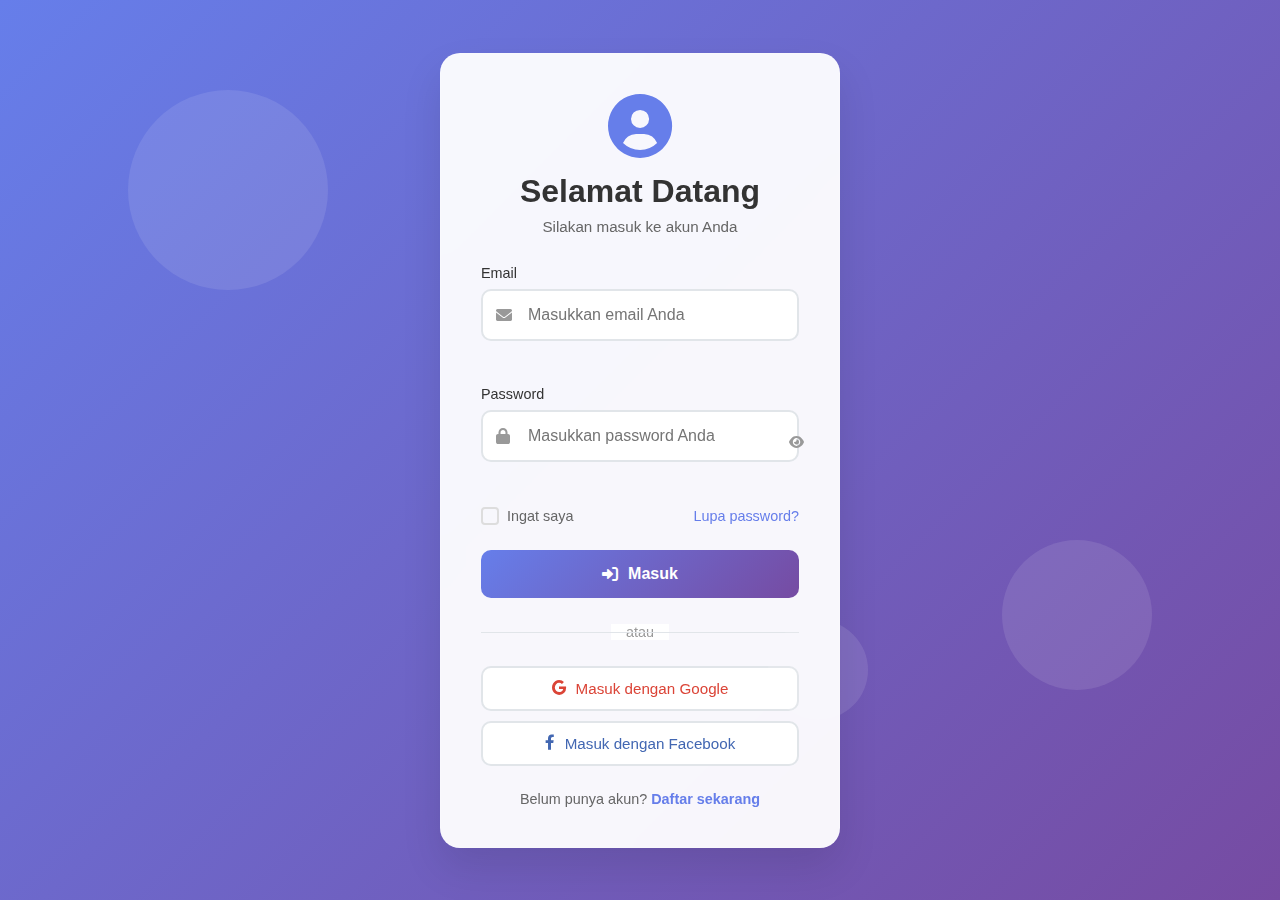
<file: index.html>
<!DOCTYPE html>
<html lang="id">
<head>
    <meta charset="UTF-8">
    <meta name="viewport" content="width=device-width, initial-scale=1.0">
    <title>Login - Website Anda</title>
    <link rel="stylesheet" href="styles.css">
    <link href="https://cdnjs.cloudflare.com/ajax/libs/font-awesome/6.0.0/css/all.min.css" rel="stylesheet">
</head>
<body>
    <div class="container">
        <div class="login-card">
            <div class="login-header">
                <i class="fas fa-user-circle"></i>
                <h1>Selamat Datang</h1>
                <p>Silakan masuk ke akun Anda</p>
            </div>
            
            <form id="loginForm" class="login-form">
                <div class="form-group">
                    <label for="email">Email</label>
                    <div class="input-group">
                        <i class="fas fa-envelope"></i>
                        <input type="email" id="email" name="email" placeholder="Masukkan email Anda" required>
                    </div>
                    <span class="error-message" id="emailError"></span>
                </div>
                
                <div class="form-group">
                    <label for="password">Password</label>
                    <div class="input-group">
                        <i class="fas fa-lock"></i>
                        <input type="password" id="password" name="password" placeholder="Masukkan password Anda" required>
                        <button type="button" class="toggle-password" onclick="togglePassword()">
                            <i class="fas fa-eye" id="toggleIcon"></i>
                        </button>
                    </div>
                    <span class="error-message" id="passwordError"></span>
                </div>
                
                <div class="form-options">
                    <label class="remember-me">
                        <input type="checkbox" id="rememberMe">
                        <span class="checkmark"></span>
                        Ingat saya
                    </label>
                    <a href="#" class="forgot-password">Lupa password?</a>
                </div>
                
                <button type="submit" class="login-btn">
                    <i class="fas fa-sign-in-alt"></i>
                    Masuk
                </button>
                
                <div class="divider">
                    <span>atau</span>
                </div>
                
                <div class="social-login">
                    <button type="button" class="social-btn google">
                        <i class="fab fa-google"></i>
                        Masuk dengan Google
                    </button>
                    <button type="button" class="social-btn facebook">
                        <i class="fab fa-facebook-f"></i>
                        Masuk dengan Facebook
                    </button>
                </div>
                
                <div class="signup-link">
                    <p>Belum punya akun? <a href="#" id="signupLink">Daftar sekarang</a></p>
                </div>
            </form>
        </div>
        
        <div class="background-animation">
            <div class="shape shape-1"></div>
            <div class="shape shape-2"></div>
            <div class="shape shape-3"></div>
        </div>
    </div>
    
    <script src="script.js"></script>
</body>
</html>
</file>
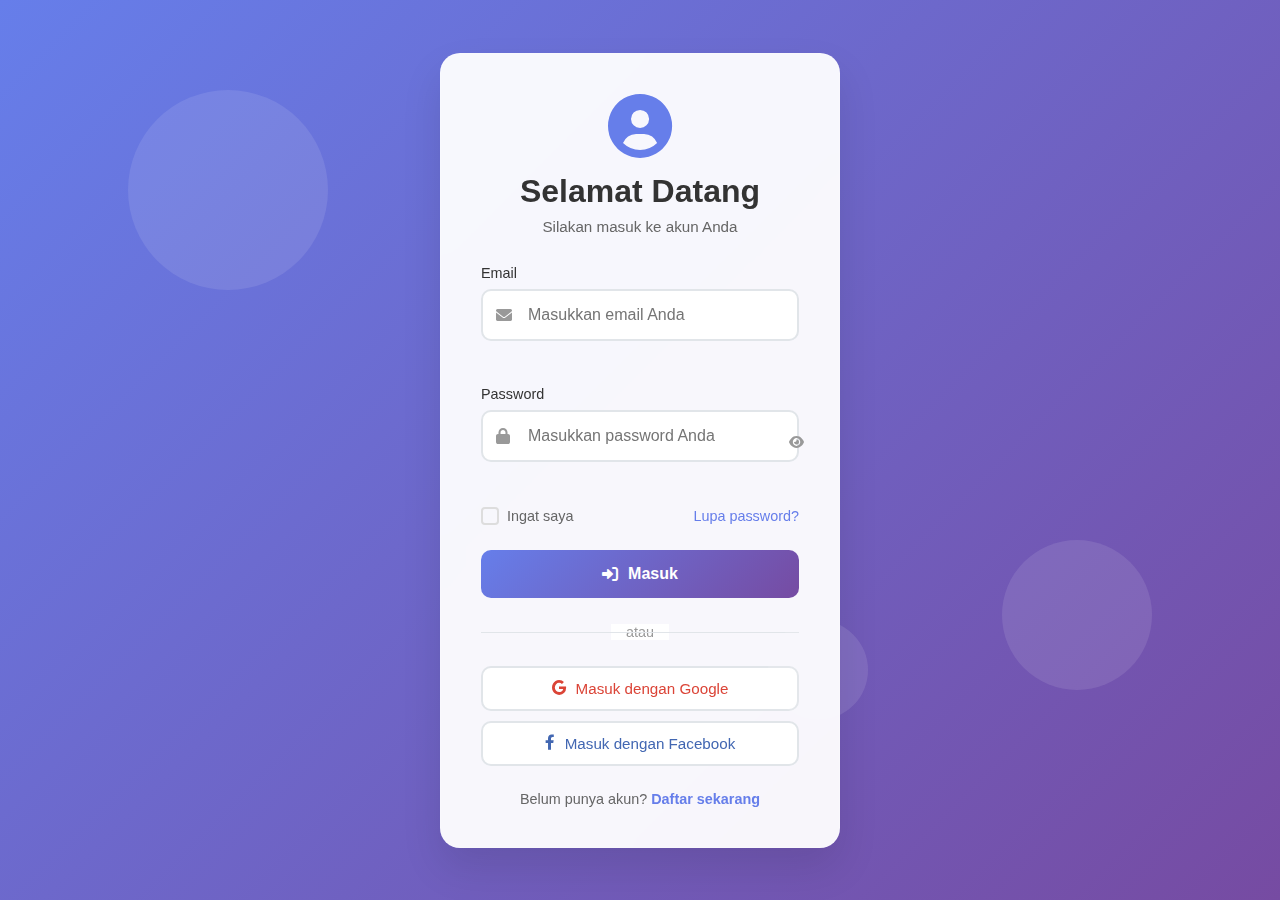
<file: success.html>
<!DOCTYPE html>
<html lang="id">
<head>
    <meta charset="UTF-8">
    <meta name="viewport" content="width=device-width, initial-scale=1.0">
    <title>Dashboard - Selamat Datang</title>
    <link href="https://cdnjs.cloudflare.com/ajax/libs/font-awesome/6.0.0/css/all.min.css" rel="stylesheet">
    <style>
        * {
            margin: 0;
            padding: 0;
            box-sizing: border-box;
        }

        body {
            font-family: 'Segoe UI', Tahoma, Geneva, Verdana, sans-serif;
            background: linear-gradient(135deg, #667eea 0%, #764ba2 100%);
            min-height: 100vh;
            display: flex;
            align-items: center;
            justify-content: center;
        }

        .container {
            max-width: 600px;
            margin: 0 20px;
            text-align: center;
        }

        .success-card {
            background: rgba(255, 255, 255, 0.95);
            backdrop-filter: blur(10px);
            border-radius: 20px;
            padding: 50px 40px;
            box-shadow: 0 20px 40px rgba(0, 0, 0, 0.1);
            border: 1px solid rgba(255, 255, 255, 0.2);
            animation: slideUp 0.8s ease-out;
        }

        @keyframes slideUp {
            from {
                opacity: 0;
                transform: translateY(50px);
            }
            to {
                opacity: 1;
                transform: translateY(0);
            }
        }

        .success-icon {
            font-size: 5rem;
            color: #28a745;
            margin-bottom: 20px;
            animation: checkmark 0.8s ease-out 0.5s both;
        }

        @keyframes checkmark {
            0% {
                transform: scale(0);
                opacity: 0;
            }
            50% {
                transform: scale(1.2);
            }
            100% {
                transform: scale(1);
                opacity: 1;
            }
        }

        .welcome-title {
            font-size: 2.5rem;
            color: #333;
            margin-bottom: 15px;
            font-weight: 600;
        }

        .welcome-subtitle {
            font-size: 1.2rem;
            color: #666;
            margin-bottom: 30px;
        }

        .user-info {
            background: #f8f9fa;
            border-radius: 15px;
            padding: 25px;
            margin-bottom: 30px;
            border-left: 4px solid #667eea;
        }

        .user-info h3 {
            color: #333;
            margin-bottom: 15px;
            font-size: 1.3rem;
        }

        .info-item {
            display: flex;
            justify-content: space-between;
            align-items: center;
            margin-bottom: 10px;
            padding: 10px 0;
            border-bottom: 1px solid #e9ecef;
        }

        .info-item:last-child {
            border-bottom: none;
            margin-bottom: 0;
        }

        .info-label {
            font-weight: 500;
            color: #555;
        }

        .info-value {
            color: #333;
            font-weight: 600;
        }

        .action-buttons {
            display: flex;
            gap: 15px;
            justify-content: center;
            flex-wrap: wrap;
        }

        .btn {
            padding: 12px 25px;
            border: none;
            border-radius: 10px;
            font-size: 1rem;
            font-weight: 600;
            cursor: pointer;
            transition: all 0.3s ease;
            text-decoration: none;
            display: inline-flex;
            align-items: center;
            gap: 8px;
        }

        .btn-primary {
            background: linear-gradient(135deg, #667eea 0%, #764ba2 100%);
            color: white;
        }

        .btn-primary:hover {
            transform: translateY(-2px);
            box-shadow: 0 10px 25px rgba(102, 126, 234, 0.3);
        }

        .btn-secondary {
            background: #6c757d;
            color: white;
        }

        .btn-secondary:hover {
            background: #5a6268;
            transform: translateY(-2px);
            box-shadow: 0 5px 15px rgba(108, 117, 125, 0.3);
        }

        .btn-danger {
            background: #dc3545;
            color: white;
        }

        .btn-danger:hover {
            background: #c82333;
            transform: translateY(-2px);
            box-shadow: 0 5px 15px rgba(220, 53, 69, 0.3);
        }

        .features {
            margin-top: 30px;
            text-align: left;
        }

        .features h4 {
            color: #333;
            margin-bottom: 20px;
            text-align: center;
        }

        .feature-list {
            display: grid;
            grid-template-columns: repeat(auto-fit, minmax(250px, 1fr));
            gap: 15px;
        }

        .feature-item {
            background: white;
            padding: 20px;
            border-radius: 10px;
            border-left: 4px solid #667eea;
            box-shadow: 0 2px 10px rgba(0, 0, 0, 0.05);
        }

        .feature-item i {
            color: #667eea;
            font-size: 1.5rem;
            margin-bottom: 10px;
        }

        .feature-item h5 {
            color: #333;
            margin-bottom: 8px;
        }

        .feature-item p {
            color: #666;
            font-size: 0.9rem;
            line-height: 1.4;
        }

        @media (max-width: 480px) {
            .success-card {
                padding: 40px 25px;
            }
            
            .welcome-title {
                font-size: 2rem;
            }
            
            .action-buttons {
                flex-direction: column;
            }
            
            .btn {
                width: 100%;
                justify-content: center;
            }
        }

        .loading {
            opacity: 0.7;
            pointer-events: none;
        }
    </style>
</head>
<body>
    <div class="container">
        <div class="success-card">
            <div class="success-icon">
                <i class="fas fa-check-circle"></i>
            </div>
            
            <h1 class="welcome-title">Selamat Datang!</h1>
            <p class="welcome-subtitle">Anda berhasil masuk ke sistem</p>
            
            <div class="user-info">
                <h3><i class="fas fa-user"></i> Informasi Akun</h3>
                <div class="info-item">
                    <span class="info-label">Email:</span>
                    <span class="info-value" id="userEmail">-</span>
                </div>
                <div class="info-item">
                    <span class="info-label">Status:</span>
                    <span class="info-value" style="color: #28a745;">Aktif</span>
                </div>
                <div class="info-item">
                    <span class="info-label">Login Terakhir:</span>
                    <span class="info-value" id="loginTime">-</span>
                </div>
                <div class="info-item">
                    <span class="info-label">Sesi ID:</span>
                    <span class="info-value" id="sessionId">-</span>
                </div>
            </div>
            
            <div class="action-buttons">
                <button class="btn btn-primary" onclick="refreshData()">
                    <i class="fas fa-sync-alt"></i>
                    Refresh Data
                </button>
                <a href="#" class="btn btn-secondary" onclick="showProfile()">
                    <i class="fas fa-user-edit"></i>
                    Edit Profil
                </a>
                <button class="btn btn-danger" onclick="logout()">
                    <i class="fas fa-sign-out-alt"></i>
                    Keluar
                </button>
            </div>
            
            <div class="features">
                <h4>Fitur yang Tersedia</h4>
                <div class="feature-list">
                    <div class="feature-item">
                        <i class="fas fa-shield-alt"></i>
                        <h5>Keamanan Tinggi</h5>
                        <p>Sistem keamanan berlapis dengan enkripsi end-to-end</p>
                    </div>
                    <div class="feature-item">
                        <i class="fas fa-mobile-alt"></i>
                        <h5>Responsive Design</h5>
                        <p>Dapat diakses dari berbagai perangkat dengan optimal</p>
                    </div>
                    <div class="feature-item">
                        <i class="fas fa-clock"></i>
                        <h5>Real-time Updates</h5>
                        <p>Data selalu ter-update secara real-time</p>
                    </div>
                    <div class="feature-item">
                        <i class="fas fa-headset"></i>
                        <h5>24/7 Support</h5>
                        <p>Tim support siap membantu Anda kapan saja</p>
                    </div>
                </div>
            </div>
        </div>
    </div>

    <script>
        // Check if user is logged in
        document.addEventListener('DOMContentLoaded', function() {
            checkAuthStatus();
            loadUserData();
        });

        function checkAuthStatus() {
            const isLoggedIn = sessionStorage.getItem('isLoggedIn');
            
            if (!isLoggedIn || isLoggedIn !== 'true') {
                // Redirect to login if not authenticated
                window.location.href = 'index.html';
                return;
            }
        }

        function loadUserData() {
            const userEmail = sessionStorage.getItem('userEmail');
            const loginTime = new Date().toLocaleString('id-ID');
            const sessionId = generateSessionId();

            document.getElementById('userEmail').textContent = userEmail || 'Tidak tersedia';
            document.getElementById('loginTime').textContent = loginTime;
            document.getElementById('sessionId').textContent = sessionId;
        }

        function generateSessionId() {
            return 'SES-' + Math.random().toString(36).substr(2, 9).toUpperCase();
        }

        function refreshData() {
            const btn = event.target.closest('.btn');
            btn.classList.add('loading');
            
            // Simulate data refresh
            setTimeout(() => {
                loadUserData();
                showNotification('Data berhasil diperbarui!', 'success');
                btn.classList.remove('loading');
            }, 1500);
        }

        function showProfile() {
            showNotification('Fitur edit profil akan segera tersedia!', 'info');
        }

        function logout() {
            if (confirm('Apakah Anda yakin ingin keluar?')) {
                // Clear session data
                sessionStorage.clear();
                localStorage.removeItem('rememberMe');
                localStorage.removeItem('rememberedEmail');
                
                // Show logout message
                showNotification('Berhasil keluar. Mengarahkan ke halaman login...', 'success');
                
                // Redirect to login page
                setTimeout(() => {
                    window.location.href = 'index.html';
                }, 1500);
            }
        }

        function showNotification(message, type) {
            // Remove existing notification
            const existingNotif = document.querySelector('.notification');
            if (existingNotif) {
                existingNotif.remove();
            }

            // Create notification
            const notification = document.createElement('div');
            notification.className = `notification ${type}`;
            notification.innerHTML = `
                <i class="fas fa-${type === 'success' ? 'check' : type === 'error' ? 'times' : 'info'}-circle"></i>
                ${message}
            `;

            // Add notification styles
            notification.style.cssText = `
                position: fixed;
                top: 20px;
                right: 20px;
                background: ${type === 'success' ? '#d4edda' : type === 'error' ? '#f8d7da' : '#d1ecf1'};
                color: ${type === 'success' ? '#155724' : type === 'error' ? '#721c24' : '#0c5460'};
                padding: 15px 20px;
                border-radius: 10px;
                border: 1px solid ${type === 'success' ? '#c3e6cb' : type === 'error' ? '#f5c6cb' : '#bee5eb'};
                box-shadow: 0 5px 15px rgba(0,0,0,0.1);
                z-index: 1000;
                animation: slideInRight 0.3s ease-out;
                display: flex;
                align-items: center;
                gap: 10px;
                max-width: 300px;
            `;

            document.body.appendChild(notification);

            // Auto remove
            setTimeout(() => {
                notification.style.animation = 'slideOutRight 0.3s ease-out';
                setTimeout(() => notification.remove(), 300);
            }, 3000);
        }

        // Add notification animations
        const notificationStyles = `
            @keyframes slideInRight {
                from {
                    opacity: 0;
                    transform: translateX(100%);
                }
                to {
                    opacity: 1;
                    transform: translateX(0);
                }
            }
            
            @keyframes slideOutRight {
                from {
                    opacity: 1;
                    transform: translateX(0);
                }
                to {
                    opacity: 0;
                    transform: translateX(100%);
                }
            }
        `;

        const styleSheet = document.createElement('style');
        styleSheet.textContent = notificationStyles;
        document.head.appendChild(styleSheet);

        // Add keyboard shortcuts
        document.addEventListener('keydown', function(e) {
            // Ctrl/Cmd + L for logout
            if ((e.ctrlKey || e.metaKey) && e.key === 'l') {
                e.preventDefault();
                logout();
            }
            
            // F5 or Ctrl/Cmd + R for refresh
            if (e.key === 'F5' || ((e.ctrlKey || e.metaKey) && e.key === 'r')) {
                e.preventDefault();
                refreshData();
            }
        });

        // Auto-refresh session every 30 minutes
        setInterval(() => {
            const isLoggedIn = sessionStorage.getItem('isLoggedIn');
            if (isLoggedIn === 'true') {
                loadUserData();
            }
        }, 30 * 60 * 1000);
    </script>
</body>
</html>
</file>
<file: styles.css>
/* Reset and Base Styles */
* {
    margin: 0;
    padding: 0;
    box-sizing: border-box;
}

body {
    font-family: 'Segoe UI', Tahoma, Geneva, Verdana, sans-serif;
    background: linear-gradient(135deg, #667eea 0%, #764ba2 100%);
    min-height: 100vh;
    display: flex;
    align-items: center;
    justify-content: center;
    overflow: hidden;
}

.container {
    position: relative;
    width: 100%;
    max-width: 400px;
    margin: 0 20px;
    z-index: 10;
}

/* Login Card */
.login-card {
    background: rgba(255, 255, 255, 0.95);
    backdrop-filter: blur(10px);
    border-radius: 20px;
    padding: 40px;
    box-shadow: 0 20px 40px rgba(0, 0, 0, 0.1);
    border: 1px solid rgba(255, 255, 255, 0.2);
    animation: slideUp 0.8s ease-out;
}

@keyframes slideUp {
    from {
        opacity: 0;
        transform: translateY(50px);
    }
    to {
        opacity: 1;
        transform: translateY(0);
    }
}

/* Header */
.login-header {
    text-align: center;
    margin-bottom: 30px;
}

.login-header i {
    font-size: 4rem;
    color: #667eea;
    margin-bottom: 15px;
    display: block;
}

.login-header h1 {
    color: #333;
    font-size: 2rem;
    font-weight: 600;
    margin-bottom: 8px;
}

.login-header p {
    color: #666;
    font-size: 0.95rem;
}

/* Form Styles */
.login-form {
    width: 100%;
}

.form-group {
    margin-bottom: 20px;
}

.form-group label {
    display: block;
    margin-bottom: 8px;
    color: #333;
    font-weight: 500;
    font-size: 0.9rem;
}

.input-group {
    position: relative;
    display: flex;
    align-items: center;
}

.input-group i {
    position: absolute;
    left: 15px;
    color: #999;
    z-index: 2;
}

.input-group input {
    width: 100%;
    padding: 15px 15px 15px 45px;
    border: 2px solid #e1e5e9;
    border-radius: 10px;
    font-size: 1rem;
    transition: all 0.3s ease;
    background: #fff;
}

.input-group input:focus {
    outline: none;
    border-color: #667eea;
    box-shadow: 0 0 0 3px rgba(102, 126, 234, 0.1);
}

.toggle-password {
    position: absolute;
    right: 15px;
    background: none;
    border: none;
    color: #999;
    cursor: pointer;
    padding: 5px;
    z-index: 2;
    transition: color 0.3s ease;
}

.toggle-password:hover {
    color: #667eea;
}

.error-message {
    display: block;
    color: #e74c3c;
    font-size: 0.8rem;
    margin-top: 5px;
    min-height: 20px;
}

/* Form Options */
.form-options {
    display: flex;
    justify-content: space-between;
    align-items: center;
    margin-bottom: 25px;
}

.remember-me {
    display: flex;
    align-items: center;
    cursor: pointer;
    font-size: 0.9rem;
    color: #666;
}

.remember-me input[type="checkbox"] {
    display: none;
}

.checkmark {
    width: 18px;
    height: 18px;
    border: 2px solid #ddd;
    border-radius: 4px;
    margin-right: 8px;
    position: relative;
    transition: all 0.3s ease;
}

.remember-me input[type="checkbox"]:checked + .checkmark {
    background: #667eea;
    border-color: #667eea;
}

.remember-me input[type="checkbox"]:checked + .checkmark::after {
    content: '✓';
    position: absolute;
    color: white;
    font-size: 12px;
    top: -2px;
    left: 2px;
}

.forgot-password {
    color: #667eea;
    text-decoration: none;
    font-size: 0.9rem;
    transition: color 0.3s ease;
}

.forgot-password:hover {
    color: #5a6fd8;
    text-decoration: underline;
}

/* Login Button */
.login-btn {
    width: 100%;
    padding: 15px;
    background: linear-gradient(135deg, #667eea 0%, #764ba2 100%);
    color: white;
    border: none;
    border-radius: 10px;
    font-size: 1rem;
    font-weight: 600;
    cursor: pointer;
    transition: all 0.3s ease;
    display: flex;
    align-items: center;
    justify-content: center;
    gap: 10px;
}

.login-btn:hover {
    transform: translateY(-2px);
    box-shadow: 0 10px 25px rgba(102, 126, 234, 0.3);
}

.login-btn:active {
    transform: translateY(0);
}

/* Divider */
.divider {
    text-align: center;
    margin: 25px 0;
    position: relative;
}

.divider::before {
    content: '';
    position: absolute;
    top: 50%;
    left: 0;
    right: 0;
    height: 1px;
    background: #e1e5e9;
}

.divider span {
    background: rgba(255, 255, 255, 0.95);
    padding: 0 15px;
    color: #999;
    font-size: 0.9rem;
}

/* Social Login */
.social-login {
    display: flex;
    flex-direction: column;
    gap: 10px;
    margin-bottom: 25px;
}

.social-btn {
    width: 100%;
    padding: 12px;
    border: 2px solid #e1e5e9;
    border-radius: 10px;
    background: white;
    cursor: pointer;
    transition: all 0.3s ease;
    display: flex;
    align-items: center;
    justify-content: center;
    gap: 10px;
    font-size: 0.95rem;
    font-weight: 500;
}

.social-btn:hover {
    transform: translateY(-1px);
    box-shadow: 0 5px 15px rgba(0, 0, 0, 0.1);
}

.social-btn.google {
    color: #db4437;
}

.social-btn.google:hover {
    border-color: #db4437;
    background: #fef7f7;
}

.social-btn.facebook {
    color: #4267B2;
}

.social-btn.facebook:hover {
    border-color: #4267B2;
    background: #f7f9ff;
}

/* Signup Link */
.signup-link {
    text-align: center;
}

.signup-link p {
    color: #666;
    font-size: 0.9rem;
}

.signup-link a {
    color: #667eea;
    text-decoration: none;
    font-weight: 600;
    transition: color 0.3s ease;
}

.signup-link a:hover {
    color: #5a6fd8;
    text-decoration: underline;
}

/* Background Animation */
.background-animation {
    position: fixed;
    top: 0;
    left: 0;
    width: 100%;
    height: 100%;
    z-index: 1;
    overflow: hidden;
}

.shape {
    position: absolute;
    border-radius: 50%;
    background: rgba(255, 255, 255, 0.1);
    animation: float 6s ease-in-out infinite;
}

.shape-1 {
    width: 200px;
    height: 200px;
    top: 10%;
    left: 10%;
    animation-delay: 0s;
}

.shape-2 {
    width: 150px;
    height: 150px;
    top: 60%;
    right: 10%;
    animation-delay: 2s;
}

.shape-3 {
    width: 100px;
    height: 100px;
    bottom: 20%;
    left: 60%;
    animation-delay: 4s;
}

@keyframes float {
    0%, 100% {
        transform: translateY(0) rotate(0deg);
    }
    33% {
        transform: translateY(-20px) rotate(120deg);
    }
    66% {
        transform: translateY(20px) rotate(240deg);
    }
}

/* Responsive Design */
@media (max-width: 480px) {
    .container {
        margin: 0 15px;
    }
    
    .login-card {
        padding: 30px 25px;
    }
    
    .login-header h1 {
        font-size: 1.8rem;
    }
    
    .login-header i {
        font-size: 3rem;
    }
    
    .form-options {
        flex-direction: column;
        gap: 15px;
        align-items: flex-start;
    }
    
    .social-login {
        gap: 8px;
    }
}

/* Loading State */
.login-btn.loading {
    pointer-events: none;
    opacity: 0.7;
}

.login-btn.loading::after {
    content: '';
    width: 20px;
    height: 20px;
    border: 2px solid transparent;
    border-top: 2px solid white;
    border-radius: 50%;
    animation: spin 1s linear infinite;
    margin-left: 10px;
}

@keyframes spin {
    0% { transform: rotate(0deg); }
    100% { transform: rotate(360deg); }
}

/* Success/Error Messages */
.message {
    padding: 12px;
    border-radius: 8px;
    margin-bottom: 20px;
    font-size: 0.9rem;
    text-align: center;
}

.message.success {
    background: #d4edda;
    color: #155724;
    border: 1px solid #c3e6cb;
}

.message.error {
    background: #f8d7da;
    color: #721c24;
    border: 1px solid #f5c6cb;
}
</file>
